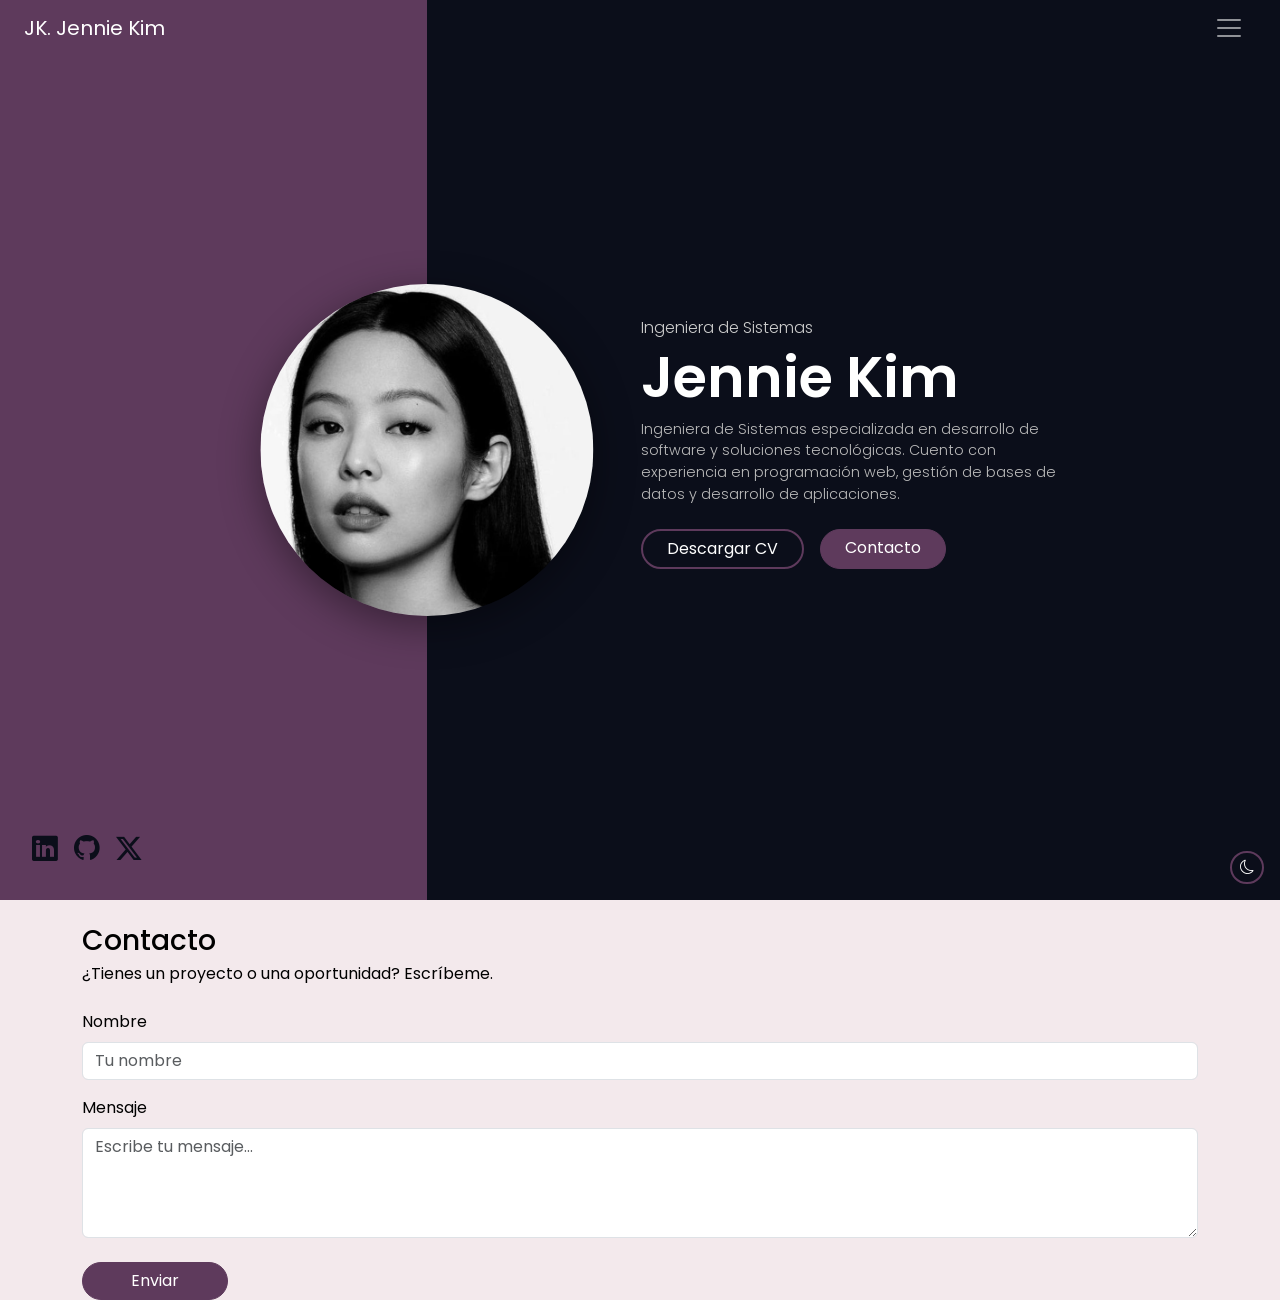
<file: index.html>
<!DOCTYPE html>
<html lang="es">
<head>
  <meta charset="UTF-8">
  <meta name="viewport" content="width=device-width, initial-scale=1.0">
  <title>Portafolio-Profesional</title>
  <link href="https://fonts.googleapis.com/css2?family=Poppins:wght@300;400;600&display=swap" rel="stylesheet">
  <link rel="stylesheet" href="https://cdn.jsdelivr.net/npm/bootstrap-icons@1.11.3/font/bootstrap-icons.min.css">

  <link rel="stylesheet" href="css/bootstrap.min.css">
  <link rel="stylesheet" href="style.css">
</head>
<body>
  <nav class="navbar fixed-top" data-bs-theme="dark">
    <div class="container-fluid px-4">
      <a class="navbar-brand" href="index.html">JK. Jennie Kim</a>

      <button class="navbar-toggler border-0" type="button" data-bs-toggle="offcanvas" data-bs-target="#offcanvasNavbar" aria-controls="offcanvasNavbar" aria-label="Toggle navigation">
        <span class="navbar-toggler-icon"></span>
      </button>
      <div class="offcanvas offcanvas-end" tabindex="-1" id="offcanvasNavbar" aria-labelledby="offcanvasNavbarLabel">
        <div class="offcanvas-header">
          <h5 class="offcanvas-title" id="offcanvasNavbarLabel">Navegación</h5>
          <button type="button" class="btn-close" data-bs-dismiss="offcanvas" aria-label="Close"></button>
        </div>
        <div class="offcanvas-body">
          <ul class="navbar-nav justify-content-end flex-grow-1 pe-3">
            <li class="nav-item"><a class="nav-link active" aria-current="page" href="index.html">Inicio</a></li>
            <li class="nav-item"><a class="nav-link" href="perfil.html">Perfil Personal</a></li>
            <li class="nav-item"><a class="nav-link" href="PerfilProfesional.html">Perfil Profesional</a></li>
            <li class="nav-item dropdown">
              <a class="nav-link dropdown-toggle" href="#" role="button" data-bs-toggle="dropdown" aria-expanded="false">Trayectoria</a>
              <ul class="dropdown-menu">
                <li><a class="dropdown-item" href="Experiencia.html">Experiencia</a></li>
                <li><a class="dropdown-item" href="Formacion.html">Formación</a></li>
                <li><hr class="dropdown-divider"></li>
                <li><a class="dropdown-item" href="Proyectos.html">Proyectos</a></li>
              </ul>
            </li>
            <li class="nav-item"><a class="nav-link" href="referencias-laborales.html">Referencias Laborales</a></li>
          </ul>
        </div>
      </div>
    </div>
  </nav>

  <main>
    <section class="hero">
      <div class="container-fluid px-0 h-100">
        <div class="row g-0 h-100">
          <!-- Columna de la foto -->
          <div class="col-12 col-md-5 col-lg-4 col-foto">
            <img src="imagenes/jennie.jpg" alt="Foto de Jennie Kim" class="foto-perfil">

            <div class="redes">
              <a href="https://www.linkedin.com" aria-label="LinkedIn"><i class="bi bi-linkedin"></i></a>
              <a href="https://www.github.com" aria-label="GitHub"><i class="bi bi-github"></i></a>
              <a href="https://www.twitter.com" aria-label="Twitter"><i class="bi bi-twitter-x"></i></a>
            </div>
          </div>

          <!-- Columna de texto -->
          <div class="col-12 col-md-7 col-lg-8 col-texto">
            <div class="texto-contenido">
              <p class="rol mb-1">Ingeniera de Sistemas</p>
              <h1 class="nombre" id="intro">Jennie Kim</h1>
              <p class="bio">
                Ingeniera de Sistemas especializada en desarrollo de software y soluciones tecnológicas. Cuento con
                experiencia en programación web, gestión de bases de datos y desarrollo de aplicaciones.
              </p>
              <div class="d-flex flex-wrap gap-3 mt-4">
                <a href="#" id="btn-cv" class="btn btn-outline-morado rounded-pill px-4">Descargar CV</a>
                <a href="#contacto" class="btn btn-morado rounded-pill px-4">Contacto</a>
              </div>

              <div id="greeting" class="saludo"></div>
            </div>
          </div>
        </div>
      </div>
    </section>

    <section id="interests" class="container my-4"></section>

    <section id="contacto" class="contacto">
      <div class="container">
        <form id="contact-form" class="contacto-card">
          <h2 class="h3 mb-1">Contacto</h2>
          <p class="contacto-sub mb-4">¿Tienes un proyecto o una oportunidad? Escríbeme.</p>

          <div class="mb-3">
            <label for="name" class="form-label">Nombre</label>
            <input type="text" class="form-control" id="name" name="name" placeholder="Tu nombre" required>
          </div>

          <div class="mb-4">
            <label for="message" class="form-label">Mensaje</label>
            <textarea class="form-control" id="message" name="message" rows="4" placeholder="Escribe tu mensaje..." required></textarea>
          </div>

          <button type="submit" class="btn btn-morado rounded-pill px-5">Enviar</button>
        </form>
      </div>
    </section>
  </main>

  <script src="js/bootstrap.bundle.min.js"></script>
  <script src="index.js"></script>
</body>
</html>
</file>
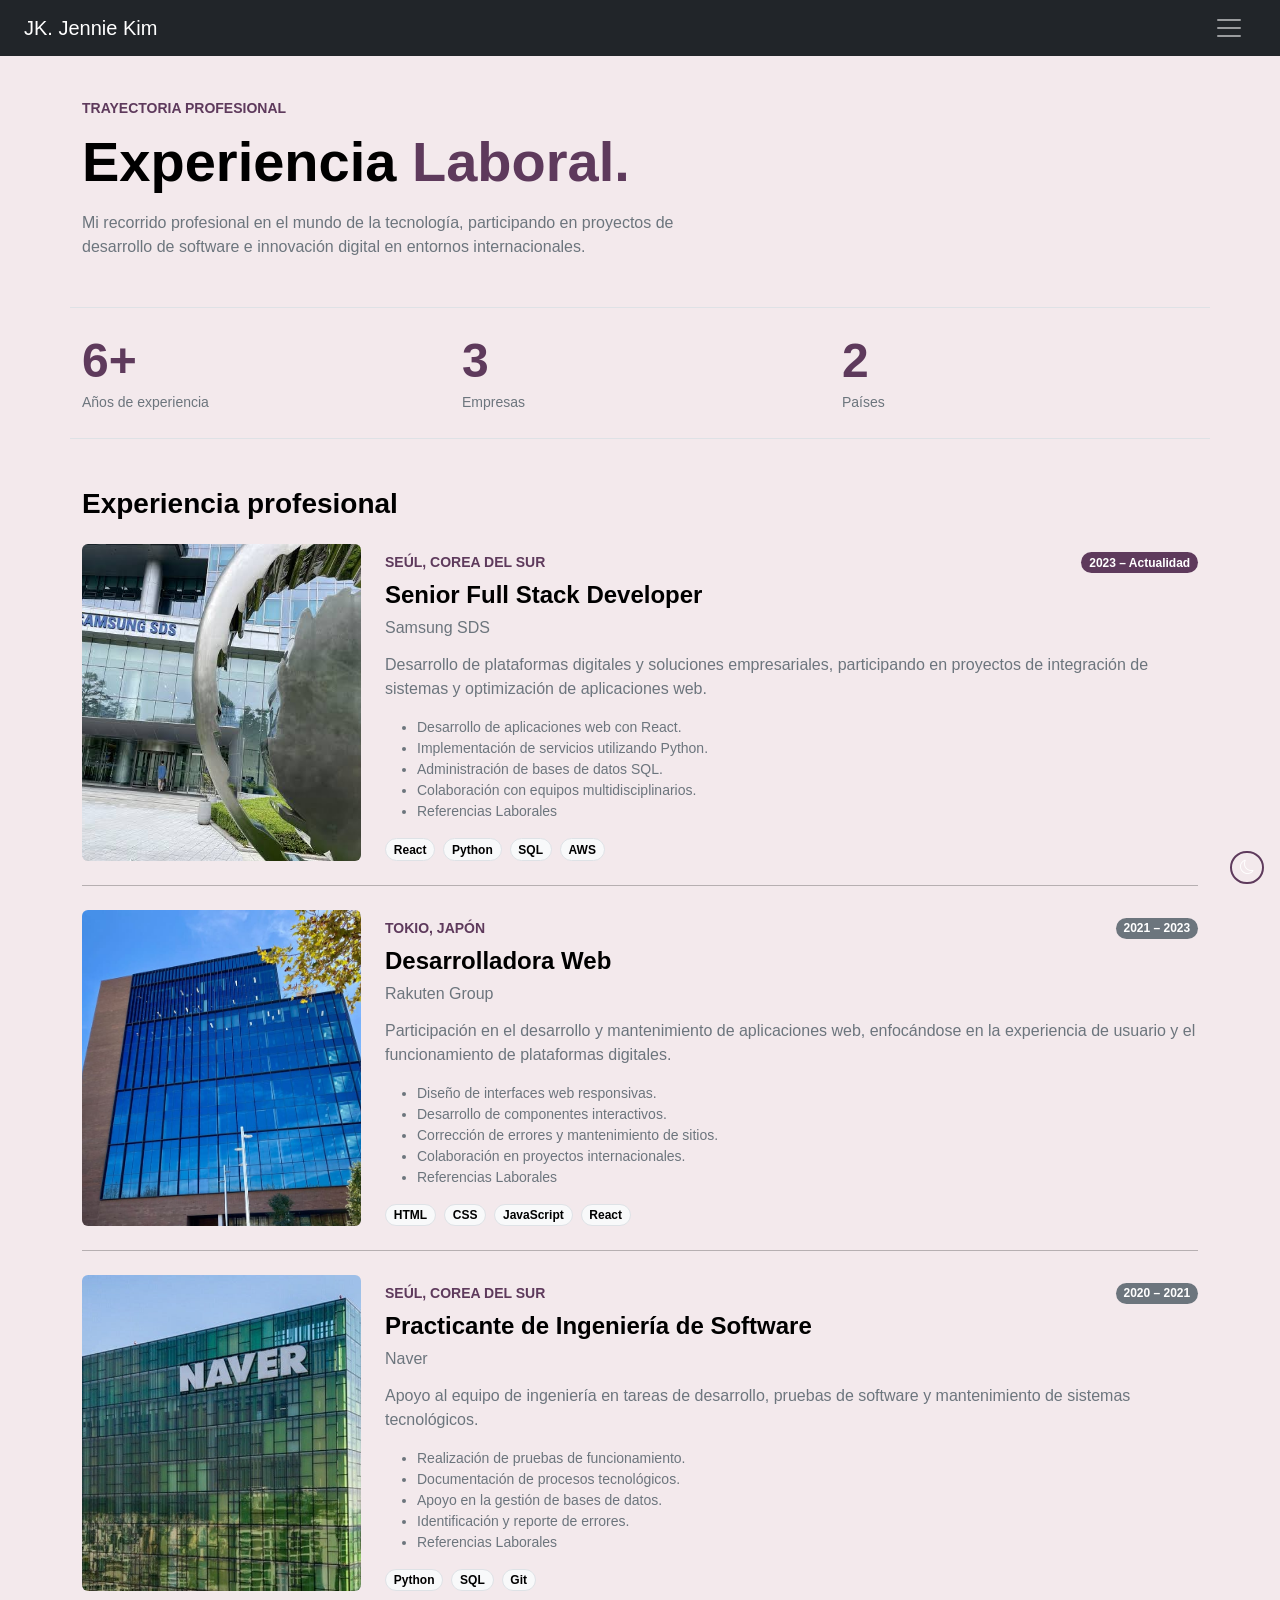
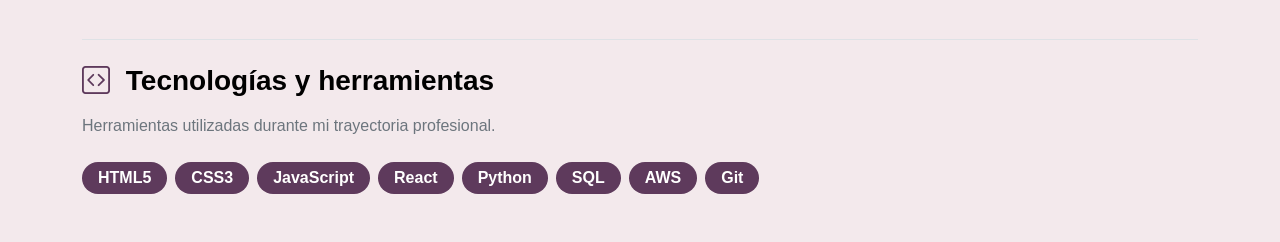
<file: Experiencia.html>
<!DOCTYPE html>
<html lang="es">
<head>
    <meta charset="UTF-8">
    <meta name="viewport" content="width=device-width, initial-scale=1.0">
    <title>Portafolio-Profesional</title>
    <link rel="stylesheet" href="https://cdn.jsdelivr.net/npm/bootstrap-icons@1.11.3/font/bootstrap-icons.min.css">

    <link rel="stylesheet" href="css/bootstrap.min.css">
    <link rel="stylesheet" href="style.css">

<body>
    <nav class="navbar bg-dark fixed-top" data-bs-theme="dark">
  <div class="container-fluid px-4">
    <a class="navbar-brand" href="index.html">JK. Jennie Kim</a>
    <button id="theme-toggle" class="btn btn-outline-morado rounded-pill ms-2">Modo Oscuro</button>
    <button class="navbar-toggler border-0" type="button" data-bs-toggle="offcanvas" data-bs-target="#offcanvasNavbar" aria-controls="offcanvasNavbar" aria-label="Toggle navigation">
      <span class="navbar-toggler-icon"></span>
    </button>
    <div class="offcanvas offcanvas-end" tabindex="-1" id="offcanvasNavbar" aria-labelledby="offcanvasNavbarLabel">
      <div class="offcanvas-header">
        <h5 class="offcanvas-title" id="offcanvasNavbarLabel">Navegación</h5>
        <button type="button" class="btn-close" data-bs-dismiss="offcanvas" aria-label="Close"></button>
      </div>
      <div class="offcanvas-body">
        <ul class="navbar-nav justify-content-end flex-grow-1 pe-3">
          <li class="nav-item"><a class="nav-link" href="index.html">Inicio</a></li>
          <li class="nav-item">
            <a class="nav-link" aria-current="page" href="perfil.html">Perfil Personal</a>
          </li>
          <li class="nav-item"><a class="nav-link active" aria-current="page" href="PerfilProfesional.html">Perfil Profesional</a></li>
          <li class="nav-item dropdown">
            <a class="nav-link dropdown-toggle" href="#" role="button" data-bs-toggle="dropdown" aria-expanded="false">Trayectoria</a>
            <ul class="dropdown-menu">
              <li><a class="dropdown-item" href="Experiencia.html">Experiencia</a></li>
              <li><a class="dropdown-item" href="Formacion.html">Formación</a></li>
              <li><hr class="dropdown-divider"></li>
              <li><a class="dropdown-item" href="Proyectos.html">Proyectos</a></li>
            <li><a class="dropdown-item" href="referencias-laborales.html">Referencias Laborales</a></li>
</ul>
          </li>
        <li><a class="dropdown-item" href="referencias-laborales.html">Referencias Laborales</a></li>
</ul>
      </div>
    </div>
  </div>
</nav>


<main class="container pagina">
    <header class="mb-5">
        <span class="text-morado fw-semibold small text-uppercase">
            Trayectoria profesional
        </span>

        <h1 class="display-4 fw-bold mt-2">
            Experiencia <span class="text-morado">Laboral.</span>
        </h1>

        <p class="text-secondary mt-3" style="max-width: 650px;">
            Mi recorrido profesional en el mundo de la tecnología,
            participando en proyectos de desarrollo de software
            e innovación digital en entornos internacionales.
        </p>
    </header>
    <section class="row py-4 mb-5 border-top border-bottom">

        <div class="col-4">
            <h2 class="display-5 fw-bold text-morado mb-0">6+</h2>
            <span class="small text-secondary">Años de experiencia</span>
        </div>

        <div class="col-4">
            <h2 class="display-5 fw-bold text-morado mb-0">3</h2>
            <span class="small text-secondary">Empresas</span>
        </div>

        <div class="col-4">
            <h2 class="display-5 fw-bold text-morado mb-0">2</h2>
            <span class="small text-secondary">Países</span>
        </div>

    </section>

    <!-- Experiencia profesional -->
    <section class="mb-5">

        <h2 class="h3 fw-bold mb-4">
            Experiencia profesional
        </h2>

        <!-- Empresa 1 -->
        <article class="row g-0 align-items-stretch mb-4">

            <div class="col-md-3">
                <img
                    src="imagenes/empresa1.jpg"
                    class="w-100 h-100 object-fit-cover rounded"
                    alt="Oficinas de Samsung SDS"
                    style="min-height: 220px;"
                >
            </div>

            <div class="col-md-9">
                <div class="ps-md-4 pt-3 pt-md-2">

                    <div class="d-flex flex-wrap justify-content-between gap-2">
                        <span class="text-morado small fw-semibold">
                            SEÚL, COREA DEL SUR
                        </span>

                        <span class="badge rounded-pill bg-morado">
                            2023 – Actualidad
                        </span>
                    </div>

                    <h3 class="h4 fw-bold mt-2">
                        Senior Full Stack Developer
                    </h3>

                    <h4 class="h6 text-secondary mb-3">
                        Samsung SDS
                    </h4>

                    <p class="text-secondary">
                        Desarrollo de plataformas digitales y soluciones
                        empresariales, participando en proyectos de
                        integración de sistemas y optimización de
                        aplicaciones web.
                    </p>

                    <ul class="text-secondary small">
                        <li>Desarrollo de aplicaciones web con React.</li>
                        <li>Implementación de servicios utilizando Python.</li>
                        <li>Administración de bases de datos SQL.</li>
                        <li>Colaboración con equipos multidisciplinarios.</li>
                    <li><a class="dropdown-item" href="referencias-laborales.html">Referencias Laborales</a></li>
</ul>

                    <div class="d-flex flex-wrap gap-2 mt-3">
                        <span class="badge rounded-pill text-bg-light border">React</span>
                        <span class="badge rounded-pill text-bg-light border">Python</span>
                        <span class="badge rounded-pill text-bg-light border">SQL</span>
                        <span class="badge rounded-pill text-bg-light border">AWS</span>
                    </div>

                </div>
            </div>

        </article>

        <hr class="my-4">

        <article class="row g-0 align-items-stretch mb-4">

            <div class="col-md-3">
                <img
                    src="imagenes/empresa2.jpeg"
                    class="w-100 h-100 object-fit-cover rounded"
                    alt="Oficinas de Rakuten"
                    style="min-height: 220px;"
                >
            </div>

            <div class="col-md-9">
                <div class="ps-md-4 pt-3 pt-md-2">

                    <div class="d-flex flex-wrap justify-content-between gap-2">
                        <span class="text-morado small fw-semibold">
                            TOKIO, JAPÓN
                        </span>

                        <span class="badge rounded-pill text-bg-secondary">
                            2021 – 2023
                        </span>
                    </div>

                    <h3 class="h4 fw-bold mt-2">
                        Desarrolladora Web
                    </h3>

                    <h4 class="h6 text-secondary mb-3">
                        Rakuten Group
                    </h4>

                    <p class="text-secondary">
                        Participación en el desarrollo y mantenimiento
                        de aplicaciones web, enfocándose en la experiencia
                        de usuario y el funcionamiento de plataformas
                        digitales.
                    </p>

                    <ul class="text-secondary small">
                        <li>Diseño de interfaces web responsivas.</li>
                        <li>Desarrollo de componentes interactivos.</li>
                        <li>Corrección de errores y mantenimiento de sitios.</li>
                        <li>Colaboración en proyectos internacionales.</li>
                    <li><a class="dropdown-item" href="referencias-laborales.html">Referencias Laborales</a></li>
</ul>

                    <div class="d-flex flex-wrap gap-2 mt-3">
                        <span class="badge rounded-pill text-bg-light border">HTML</span>
                        <span class="badge rounded-pill text-bg-light border">CSS</span>
                        <span class="badge rounded-pill text-bg-light border">JavaScript</span>
                        <span class="badge rounded-pill text-bg-light border">React</span>
                    </div>

                </div>
            </div>

        </article>

        <hr class="my-4">

        <!-- Empresa 3 -->
        <article class="row g-0 align-items-stretch">

            <div class="col-md-3">
                <img
                    src="imagenes/empresa3.jpg"
                    class="w-100 h-100 object-fit-cover rounded"
                    alt="Oficinas de Naver"
                    style="min-height: 220px;"
                >
            </div>

            <div class="col-md-9">
                <div class="ps-md-4 pt-3 pt-md-2">

                    <div class="d-flex flex-wrap justify-content-between gap-2">
                        <span class="text-morado small fw-semibold">
                            SEÚL, COREA DEL SUR
                        </span>

                        <span class="badge rounded-pill text-bg-secondary">
                            2020 – 2021
                        </span>
                    </div>

                    <h3 class="h4 fw-bold mt-2">
                        Practicante de Ingeniería de Software
                    </h3>

                    <h4 class="h6 text-secondary mb-3">
                        Naver
                    </h4>

                    <p class="text-secondary">
                        Apoyo al equipo de ingeniería en tareas de
                        desarrollo, pruebas de software y mantenimiento
                        de sistemas tecnológicos.
                    </p>

                    <ul class="text-secondary small">
                        <li>Realización de pruebas de funcionamiento.</li>
                        <li>Documentación de procesos tecnológicos.</li>
                        <li>Apoyo en la gestión de bases de datos.</li>
                        <li>Identificación y reporte de errores.</li>
                    <li><a class="dropdown-item" href="referencias-laborales.html">Referencias Laborales</a></li>
</ul>

                    <div class="d-flex flex-wrap gap-2 mt-3">
                        <span class="badge rounded-pill text-bg-light border">Python</span>
                        <span class="badge rounded-pill text-bg-light border">SQL</span>
                        <span class="badge rounded-pill text-bg-light border">Git</span>
                    </div>

                </div>
            </div>

        </article>

    </section>

    <section class="border-top pt-4">

        <h2 class="h3 fw-bold mb-3">
            <i class="bi bi-code-square text-morado me-2"></i>
            Tecnologías y herramientas
        </h2>

        <p class="text-secondary mb-4">
            Herramientas utilizadas durante mi trayectoria profesional.
        </p>

        <div class="d-flex flex-wrap gap-2">

            <span class="badge rounded-pill bg-morado px-3 py-2 fs-6">HTML5</span>
            <span class="badge rounded-pill bg-morado px-3 py-2 fs-6">CSS3</span>
            <span class="badge rounded-pill bg-morado px-3 py-2 fs-6">JavaScript</span>
            <span class="badge rounded-pill bg-morado px-3 py-2 fs-6">React</span>
            <span class="badge rounded-pill bg-morado px-3 py-2 fs-6">Python</span>
            <span class="badge rounded-pill bg-morado px-3 py-2 fs-6">SQL</span>
            <span class="badge rounded-pill bg-morado px-3 py-2 fs-6">AWS</span>
            <span class="badge rounded-pill bg-morado px-3 py-2 fs-6">Git</span>

        </div>
    </section>
</main>
    <script src="js/bootstrap.bundle.min.js"></script>
    <script src="index.js"></script>
</body>
</head>
</file>
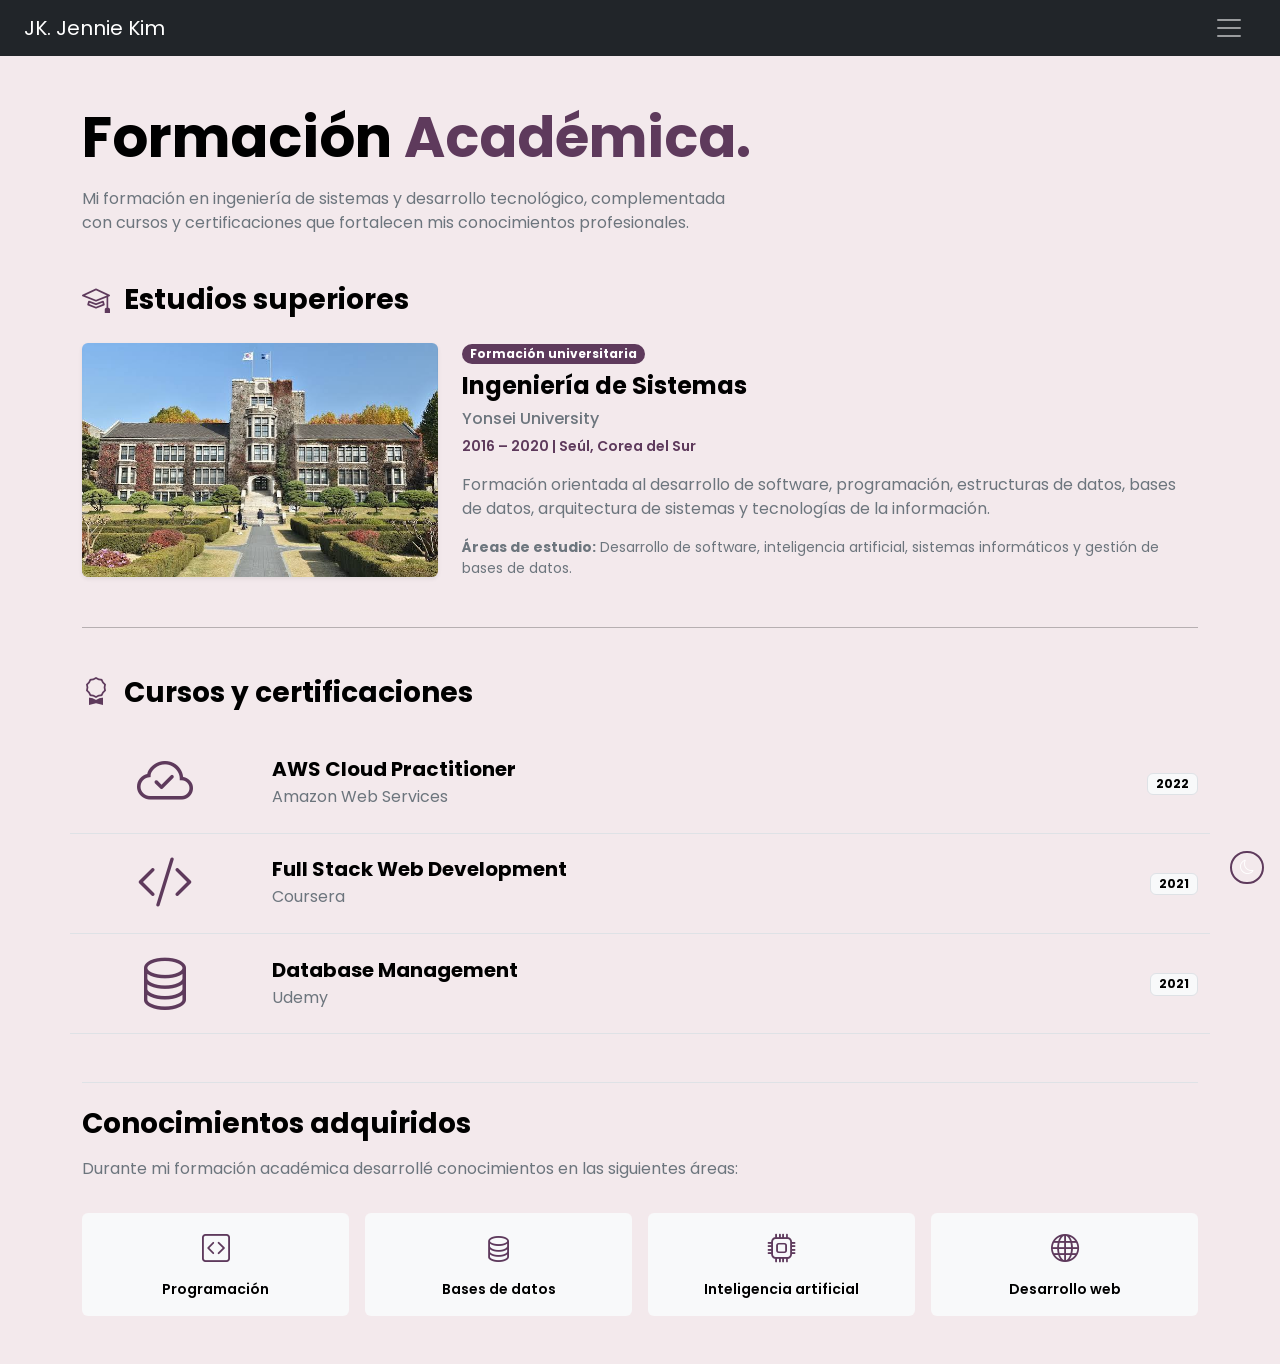
<file: Formacion.html>
<!DOCTYPE html>
<html lang="es">
<head>
    <meta charset="UTF-8">
    <meta name="viewport" content="width=device-width, initial-scale=1.0">
    <title>Portafolio-Profesional</title>
    <link href="https://fonts.googleapis.com/css2?family=Poppins:wght@300;400;600&display=swap" rel="stylesheet">
    <link rel="stylesheet" href="https://cdn.jsdelivr.net/npm/bootstrap-icons@1.11.3/font/bootstrap-icons.min.css">

    <link rel="stylesheet" href="css/bootstrap.min.css">
    <link rel="stylesheet" href="style.css">
</head>

<body>
    <nav class="navbar bg-dark fixed-top" data-bs-theme="dark">
  <div class="container-fluid px-4">
    <a class="navbar-brand" href="index.html">JK. Jennie Kim</a>
    <button id="theme-toggle" class="btn btn-outline-morado rounded-pill ms-2">Modo Oscuro</button>
    <button class="navbar-toggler border-0" type="button" data-bs-toggle="offcanvas" data-bs-target="#offcanvasNavbar" aria-controls="offcanvasNavbar" aria-label="Toggle navigation">
      <span class="navbar-toggler-icon"></span>
    </button>
    <div class="offcanvas offcanvas-end" tabindex="-1" id="offcanvasNavbar" aria-labelledby="offcanvasNavbarLabel">
      <div class="offcanvas-header">
        <h5 class="offcanvas-title" id="offcanvasNavbarLabel">Navegación</h5>
        <button type="button" class="btn-close" data-bs-dismiss="offcanvas" aria-label="Close"></button>
      </div>
      <div class="offcanvas-body">
        <ul class="navbar-nav justify-content-end flex-grow-1 pe-3">
          <li class="nav-item"><a class="nav-link" href="index.html">Inicio</a></li>
          <li class="nav-item">
            <a class="nav-link" aria-current="page" href="perfil.html">Perfil Personal</a>
          </li>
          <li class="nav-item"><a class="nav-link active" aria-current="page" href="PerfilProfesional.html">Perfil Profesional</a></li>
          <li class="nav-item dropdown">
            <a class="nav-link dropdown-toggle" href="#" role="button" data-bs-toggle="dropdown" aria-expanded="false">Trayectoria</a>
            <ul class="dropdown-menu">
              <li><a class="dropdown-item" href="Experiencia.html">Experiencia</a></li>
              <li><a class="dropdown-item" href="Formacion.html">Formación</a></li>
              <li><hr class="dropdown-divider"></li>
              <li><a class="dropdown-item" href="Proyectos.html">Proyectos</a></li>
            </ul>
          </li>
          <li class="nav-item">
            <a class="nav-link" href="referencias-laborales.html">Referencias Laborales</a>
          </li>
        </ul>
      </div>
    </div>
  </div>
</nav>
<main class="container pagina">
    <header class="mb-5">
        <h1 class="display-4 fw-bold mt-2">
            Formación <span class="text-morado">Académica.</span>
        </h1>

        <p class="text-secondary mt-3" style="max-width: 650px;">
            Mi formación en ingeniería de sistemas y desarrollo
            tecnológico, complementada con cursos y certificaciones
            que fortalecen mis conocimientos profesionales.
        </p>
    </header>

    <section class="mb-5">

        <h2 class="h3 fw-bold mb-4">
            <i class="bi bi-mortarboard text-morado me-2"></i>
            Estudios superiores
        </h2>

        <div class="row align-items-center g-4">

            <div class="col-md-4">
                <img
                    src="imagenes/yonsei.jpg"
                    alt="Universidad Yonsei"
                    class="img-fluid rounded shadow-sm"
                >
            </div>

            <div class="col-md-8">

                <span class="badge rounded-pill bg-morado mb-2">
                    Formación universitaria
                </span>

                <h3 class="h4 fw-bold">
                    Ingeniería de Sistemas
                </h3>

                <h4 class="h6 text-secondary">
                    Yonsei University
                </h4>

                <p class="small text-morado fw-semibold">
                    2016 – 2020 | Seúl, Corea del Sur
                </p>

                <p class="text-secondary">
                    Formación orientada al desarrollo de software,
                    programación, estructuras de datos, bases de datos,
                    arquitectura de sistemas y tecnologías de la información.
                </p>

                <p class="text-secondary small mb-0">
                    <strong>Áreas de estudio:</strong>
                    Desarrollo de software, inteligencia artificial,
                    sistemas informáticos y gestión de bases de datos.
                </p>
            </div>
        </div>
    </section>

    <hr class="my-5">

    <section class="mb-5">

        <h2 class="h3 fw-bold mb-4">
            <i class="bi bi-award text-morado me-2"></i>
            Cursos y certificaciones
        </h2>

        <div class="row align-items-center py-3 border-bottom">
            <div class="col-md-2 text-center">
                <i class="bi bi-cloud-check display-4 text-morado"></i>
            </div>

            <div class="col-md-7">
                <h3 class="h5 fw-bold mb-1">
                    AWS Cloud Practitioner
                </h3>

                <p class="text-secondary mb-0">
                    Amazon Web Services
                </p>
            </div>

            <div class="col-md-3 text-md-end">
                <span class="badge text-bg-light border">
                    2022
                </span>
            </div>

        </div>

        <div class="row align-items-center py-3 border-bottom">

            <div class="col-md-2 text-center">
                <i class="bi bi-code-slash display-4 text-morado"></i>
            </div>

            <div class="col-md-7">
                <h3 class="h5 fw-bold mb-1">
                    Full Stack Web Development
                </h3>

                <p class="text-secondary mb-0">
                    Coursera
                </p>
            </div>

            <div class="col-md-3 text-md-end">
                <span class="badge text-bg-light border">
                    2021
                </span>
            </div>
        </div>

        <div class="row align-items-center py-3 border-bottom">

            <div class="col-md-2 text-center">
                <i class="bi bi-database display-4 text-morado"></i>
            </div>

            <div class="col-md-7">
                <h3 class="h5 fw-bold mb-1">
                    Database Management
                </h3>

                <p class="text-secondary mb-0">
                    Udemy
                </p>
            </div>

            <div class="col-md-3 text-md-end">
                <span class="badge text-bg-light border">
                    2021
                </span>
            </div>
        </div>
    </section>
    <section class="border-top pt-4">

        <h2 class="h3 fw-bold mb-3">
            Conocimientos adquiridos
        </h2>

        <p class="text-secondary">
            Durante mi formación académica desarrollé conocimientos
            en las siguientes áreas:
        </p>

        <div class="row g-3 mt-2">

            <div class="col-6 col-md-3">
                <div class="p-3 bg-light rounded text-center">
                    <i class="bi bi-code-square text-morado fs-3"></i>
                    <p class="fw-semibold small mb-0 mt-2">
                        Programación
                    </p>
                </div>
            </div>

            <div class="col-6 col-md-3">
                <div class="p-3 bg-light rounded text-center">
                    <i class="bi bi-database text-morado fs-3"></i>
                    <p class="fw-semibold small mb-0 mt-2">
                        Bases de datos
                    </p>
                </div>
            </div>

            <div class="col-6 col-md-3">
                <div class="p-3 bg-light rounded text-center">
                    <i class="bi bi-cpu text-morado fs-3"></i>
                    <p class="fw-semibold small mb-0 mt-2">
                        Inteligencia artificial
                    </p>
                </div>
            </div>

            <div class="col-6 col-md-3">
                <div class="p-3 bg-light rounded text-center">
                    <i class="bi bi-globe text-morado fs-3"></i>
                    <p class="fw-semibold small mb-0 mt-2">
                        Desarrollo web
                    </p>
                </div>
            </div>

        </div>

    </section>

</main>
    <script src="js/bootstrap.bundle.min.js"></script>
    <Script src="index.js"></Script>
</body>
</html>
</file>
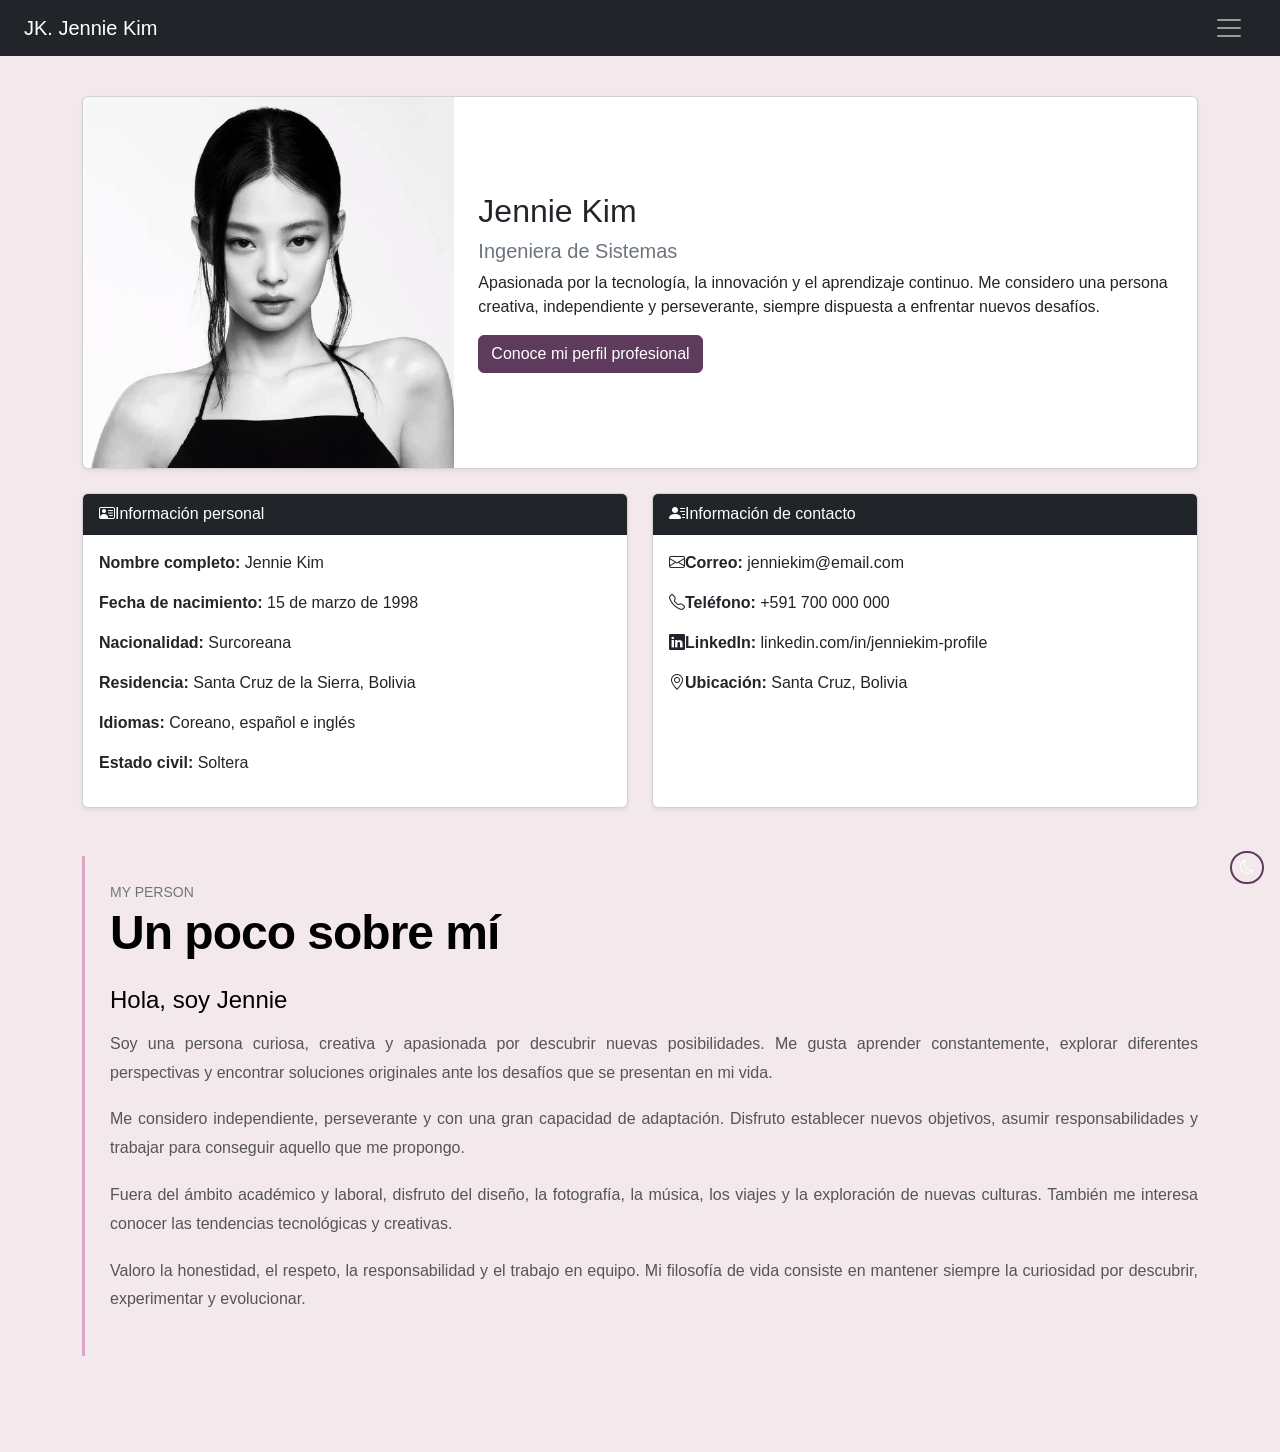
<file: perfil.html>
<!DOCTYPE html>
<html lang="es">
<head>
    <meta charset="UTF-8">
    <meta name="viewport" content="width=device-width, initial-scale=1.0">
    <title>Portafolio Profesional</title>
    <link rel="stylesheet" href="https://cdn.jsdelivr.net/npm/bootstrap-icons@1.11.3/font/bootstrap-icons.min.css">

    <link rel="stylesheet" href="css/bootstrap.min.css">
    <link rel="stylesheet" href="style.css">
</head>
<body>
<nav class="navbar bg-dark fixed-top" data-bs-theme="dark">
  <div class="container-fluid px-4">
    <a class="navbar-brand" href="index.html">JK. Jennie Kim</a>
    <button id="theme-toggle" class="btn btn-outline-morado rounded-pill ms-2">Modo Oscuro</button>
    <button class="navbar-toggler border-0" type="button" data-bs-toggle="offcanvas" data-bs-target="#offcanvasNavbar" aria-controls="offcanvasNavbar" aria-label="Toggle navigation">
      <span class="navbar-toggler-icon"></span>
    </button>
    <div class="offcanvas offcanvas-end" tabindex="-1" id="offcanvasNavbar" aria-labelledby="offcanvasNavbarLabel">
      <div class="offcanvas-header">
        <h5 class="offcanvas-title" id="offcanvasNavbarLabel">Navegación</h5>
        <button type="button" class="btn-close" data-bs-dismiss="offcanvas" aria-label="Close"></button>
      </div>
      <div class="offcanvas-body">
        <ul class="navbar-nav justify-content-end flex-grow-1 pe-3">
          <li class="nav-item"><a class="nav-link" href="index.html">Inicio</a></li>
          <li class="nav-item">
            <a class="nav-link" aria-current="page" href="perfil.html">Perfil Personal</a>
          </li>
          <li class="nav-item"><a class="nav-link" href="PerfilProfesional.html">Perfil Profesional</a></li>
          <li class="nav-item dropdown">
            <a class="nav-link dropdown-toggle" href="#" role="button" data-bs-toggle="dropdown" aria-expanded="false">Trayectoria</a>
            <ul class="dropdown-menu">
              <li><a class="dropdown-item" href="Experiencia.html">Experiencia</a></li>
              <li><a class="dropdown-item" href="Formacion.html">Formación</a></li>
              <li><hr class="dropdown-divider"></li>
              <li><a class="dropdown-item" href="Proyectos.html">Proyectos</a></li>
            </ul>
          </li>
          <li class="nav-item"><a class="nav-link" href="referencias-laborales.html">Referencias Laborales</a></li>
        </ul>
      </div>
    </div>
  </div>
</nav>

<!--Card para perfil-->

<main class="container pagina">
  <div class="card mb-4 shadow-sm">
    <div class="row g-0 align-items-center">
      <div class="col-md-4">
        <img src="imagenes/JenniePerfil.jpg"class="img-fluid rounded-start" alt="Fotografía de Jennie Kim">
      </div>
      <div class="col-md-8">
        <div class="card-body p-4">
          <h2 class="card-title">Jennie Kim</h2>
          <h5 class="text-secondary">Ingeniera de Sistemas</h5>
          <p class="card-text"> Apasionada por la tecnología, la innovación y el aprendizaje continuo. Me considero una persona creativa, independiente y perseverante, siempre dispuesta a enfrentar nuevos desafíos.
          </p>

          <a href="PerfilProfesional.html"class="btn btn-morado">Conoce mi perfil profesional</a>
        </div>
      </div>
    </div>
  </div>
    
  <div class="row g-4 mb-4">
    <div class="col-md-6">
        <div class="card h-100 shadow-sm">
            <div class="card-header bg-dark text-white"><i class="bi bi-person-vcard"></i>Información personal</div>
            <div class="card-body">
              <p><strong>Nombre completo:</strong> Jennie Kim</p>
              <p><strong>Fecha de nacimiento:</strong> 15 de marzo de 1998</p>
              <p><strong>Nacionalidad:</strong> Surcoreana</p>
              <p><strong>Residencia:</strong> Santa Cruz de la Sierra, Bolivia</p>
              <p><strong>Idiomas:</strong> Coreano, español e inglés</p>
              <p><strong>Estado civil:</strong> Soltera</p>
            </div>
        </div>
    </div>

    <div class="col-md-6">
      <div class="card h-100 shadow-sm">
        <div class="card-header bg-dark text-white"><i class="bi bi-person-lines-fill"></i>Información de contacto</div>
          <div class="card-body">
            <p><i class="bi bi-envelope"></i><strong>Correo:</strong> jenniekim@email.com</p>
            <p><i class="bi bi-telephone"></i><strong>Teléfono:</strong> +591 700 000 000</p>
            <p><i class="bi bi-linkedin"></i><strong>LinkedIn:</strong> linkedin.com/in/jenniekim-profile</p>
            <p><i class="bi bi-geo-alt"></i><strong>Ubicación:</strong> Santa Cruz, Bolivia</p>
        </div>
      </div>
    </div>
  </div>
  
<section class="sobre-mi my-5 py-4">
  <div class="mb-4">
    <span class="text-secondary small">MY PERSON</span>
    <h2 class="display-5 fw-semibold">Un poco sobre mí</h2>
  </div>
    <h4>Hola, soy Jennie</h4>
    <p>Soy una persona curiosa, creativa y apasionada por descubrir nuevas posibilidades. Me gusta aprender constantemente, explorar diferentes perspectivas y encontrar soluciones originales ante los desafíos que se presentan en mi vida.
    </p>
    <p>
        Me considero independiente, perseverante y con una gran capacidad de adaptación. Disfruto establecer nuevos objetivos, asumir responsabilidades y trabajar para conseguir aquello que me propongo.
    </p>
    <p>
        Fuera del ámbito académico y laboral, disfruto del diseño, la fotografía, la música, los viajes y la exploración de nuevas culturas. También me interesa conocer las tendencias tecnológicas y creativas.
    </p>
    <p>
        Valoro la honestidad, el respeto, la responsabilidad y el trabajo en equipo. Mi filosofía de vida consiste en mantener siempre la curiosidad por descubrir, experimentar y evolucionar.
    </p>
</section>
</main>
    <script src="js/bootstrap.bundle.min.js"></script>
    <Script src="index.js"></Script>
</body>
</html>
</file>
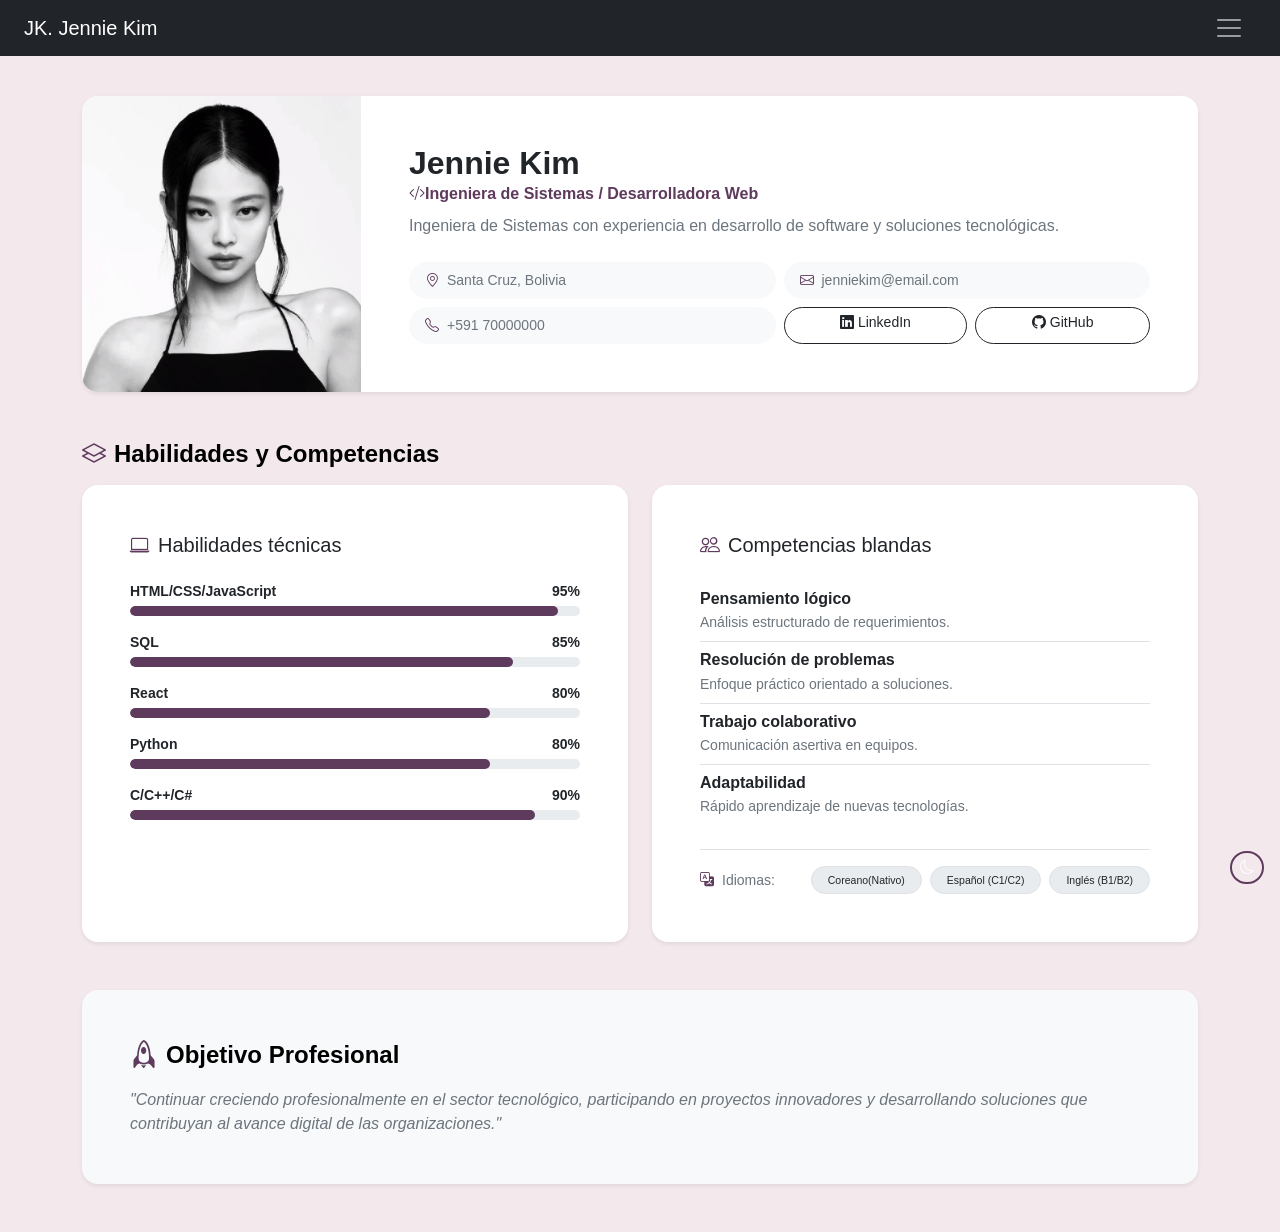
<file: PerfilProfesional.html>
<!DOCTYPE html>
<html lang="es">
<head>
    <meta charset="UTF-8">
    <meta name="viewport" content="width=device-width, initial-scale=1.0">
    <title>Portafolio - Perfil Profesional</title>
    <link rel="stylesheet" href="https://cdn.jsdelivr.net/npm/bootstrap-icons@1.11.3/font/bootstrap-icons.min.css">
    <link rel="stylesheet" href="css/bootstrap.min.css">
    <link rel="stylesheet" href="style.css">
</head>
<body>
<nav class="navbar bg-dark fixed-top" data-bs-theme="dark">
  <div class="container-fluid px-4">
    
    <a class="navbar-brand" href="index.html">JK. Jennie Kim</a>
    <button id="theme-toggle" class="btn btn-outline-morado rounded-pill ms-2">Modo Oscuro</button>
    <button class="navbar-toggler border-0" type="button" data-bs-toggle="offcanvas" data-bs-target="#offcanvasNavbar" aria-controls="offcanvasNavbar" aria-label="Toggle navigation"><span class="navbar-toggler-icon"></span>
    </button>
    
    <div class="offcanvas offcanvas-end" tabindex="-1" id="offcanvasNavbar" aria-labelledby="offcanvasNavbarLabel">  
        <div class="offcanvas-header">
        <h5 class="offcanvas-title" id="offcanvasNavbarLabel">Navegación</h5>
        <button type="button" class="btn-close" data-bs-dismiss="offcanvas" aria-label="Close"></button>
        </div>
    
      <div class="offcanvas-body">
        <ul class="navbar-nav justify-content-end flex-grow-1 pe-3">
          <li class="nav-item"><a class="nav-link" href="index.html">Inicio</a></li>
          
          <li class="nav-item"><a class="nav-link" aria-current="page" href="perfil.html">Perfil Personal</a></li>
          
          <li class="nav-item"><a class="nav-link active" aria-current="page" href="PerfilProfesional.html">Perfil Profesional</a></li>
          
          <li class="nav-item dropdown"><a class="nav-link dropdown-toggle" href="#" role="button" data-bs-toggle="dropdown" aria-expanded="false">Trayectoria</a>
            <ul class="dropdown-menu">
              <li><a class="dropdown-item" href="Experiencia.html">Experiencia</a></li>
              <li><a class="dropdown-item" href="Formacion.html">Formación</a></li>
              <li><hr class="dropdown-divider"></li>
              <li><a class="dropdown-item" href="Proyectos.html">Proyectos</a></li>
            </ul>
          </li>
          <li class="nav-item">
            <a class="nav-link" href="referencias-laborales.html">Referencias Laborales</a>
          </li>
        </ul>
      </div>
    </div>
  </div>
</nav>

<main class="container pagina py-5 mt-5">
    <section class="card shadow-sm border-0 mb-5 overflow-hidden rounded-4">
        <div class="row g-0">
            <div class="col-md-3">
                <img src="imagenes/JenniePerfil.jpg" class="w-100 h-100 object-fit-cover" alt="Foto de Jennie Kim" style="min-height: 260px; object-position: top;">
            </div>

            <div class="col-md-9 d-flex align-items-center">
                <div class="card-body p-4 p-lg-5">
                    <div class="d-flex flex-wrap align-items-center gap-2mb-1"><h1 class="h2 fw-bold mb-0">Jennie Kim</h1></div>
                    <p class="text-morado fw-semibold mb-2"><i class="bi bi-code-slash"></i>Ingeniera de Sistemas / Desarrolladora Web</p>
                    <p class="text-secondary">
                    Ingeniera de Sistemas con experiencia en desarrollo de software y soluciones tecnológicas.
                    </p>

                    <div class="row row-cols-1 row-cols-md-2 g-2 mt-3">
                        <div class="col">
                            <div class="bg-body-tertiary rounded-pill px-3 py-2 text-secondary small"><i class="bi bi-geo-alt text-morado me-2"></i>Santa Cruz, Bolivia</div>
                        </div>

                        <div class="col">
                            <div class="bg-body-tertiary rounded-pill px-3 py-2 text-secondary small"><i class="bi bi-envelope text-morado me-2"></i>jenniekim@email.com</div>
                        </div>

                        <div class="col">
                            <div class="bg-body-tertiary rounded-pill px-3 py-2 text-secondary small"><i class="bi bi-telephone text-morado me-2"></i>+591 70000000
                            </div>
                        </div>

                        <div class="col d-flex gap-2">
                            <a href="https://www.linkedin.com" class="btn btn-outline-dark btn-sm rounded-pill flex-fill"><i class="bi bi-linkedin"></i> LinkedIn
                            </a>

                            <a href="https://www.github.com" class="btn btn-outline-dark btn-sm rounded-pill flex-fill"><i class="bi bi-github"></i> GitHub
                            </a>
                        </div>
                    </div>
                </div>
            </div>
        </div>
    </section>

    <h2 class="h4 fw-bold mb-3"><i class="bi bi-layers text-morado me-2"></i>Habilidades y Competencias </h2>

    <div class="row g-4 mb-5">
        <div class="col-lg-6">
            <div class="card shadow-sm border-0 h-100 rounded-4">
                <div class="card-body p-4 p-lg-5">
                    <h3 class="h5 mb-4"><i class="bi bi-laptop text-morado me-2"></i>Habilidades técnicas</h3>

                    <div class="mb-3">
                        <div class="d-flex justify-content-between small fw-semibold mb-1"><span>HTML/CSS/JavaScript</span><span>95%</span></div>

                        <div class="progress rounded-pill bg-body-secondary" role="progressbar" aria-label="HTML CSS JavaScript" aria-valuenow="95" aria-valuemin="0" aria-valuemax="100" style="height: 10px;">
                            <div class="progress-bar bg-morado rounded-pill" style="width: 95%"></div>
                        </div>
                    </div>

                    <div class="mb-3">
                        <div class="d-flex justify-content-between small fw-semibold mb-1"><span>SQL</span><span>85%</span>
                        </div>
                        <div class="progress rounded-pill bg-body-secondary" role="progressbar" aria-label="SQL" aria-valuenow="85" aria-valuemin="0" aria-valuemax="100" style="height: 10px;">
                            <div class="progress-bar bg-morado rounded-pill" style="width: 85%"></div>
                        </div>
                    </div>

                    <div class="mb-3">
                        <div class="d-flex justify-content-between small fw-semibold mb-1"><span>React</span><span>80%</span>
                        </div>
                        <div class="progress rounded-pill bg-body-secondary" role="progressbar" aria-label="React" aria-valuenow="80" aria-valuemin="0" aria-valuemax="100" style="height: 10px;">
                            <div class="progress-bar bg-morado rounded-pill" style="width: 80%"></div>
                        </div>
                    </div>

                    <div class="mb-3">
                        <div class="d-flex justify-content-between small fw-semibold mb-1"><span>Python</span><span>80%</span>
                        </div>
                        <div class="progress rounded-pill bg-body-secondary" role="progressbar" aria-label="Python" aria-valuenow="80" aria-valuemin="0" aria-valuemax="100" style="height: 10px;">
                            <div class="progress-bar bg-morado rounded-pill" style="width: 80%"></div>
                        </div>
                    </div>

                    <div class="mb-3">
                        <div class="d-flex justify-content-between small fw-semibold mb-1"><span>C/C++/C#</span><span>90%</span>
                        </div>
                        <div class="progress rounded-pill bg-body-secondary" role="progressbar" aria-label="C C++ C#" aria-valuenow="90" aria-valuemin="0" aria-valuemax="100" style="height: 10px;">
                            <div class="progress-bar bg-morado rounded-pill" style="width: 90%"></div>
                        </div>
                    </div>
                </div>
            </div>
        </div>

        <div class="col-lg-6">
            <div class="card shadow-sm border-0 h-100 rounded-4">
                <div class="card-body p-4 p-lg-5 d-flex flex-column justify-content-between">
                    <div><h3 class="h5 mb-4"><i class="bi bi-people text-morado me-2"></i>Competencias blandas</h3>

                        <div class="list-group list-group-flush">
                            <div class="list-group-item px-0 bg-transparent">
                                <h4 class="h6 mb-1 fw-bold">Pensamiento lógico</h4>
                                <p class="small text-secondary mb-0">Análisis estructurado de requerimientos.</p>
                            </div>

                            <div class="list-group-item px-0 bg-transparent">
                                <h4 class="h6 mb-1 fw-bold">Resolución de problemas</h4>
                                <p class="small text-secondary mb-0">Enfoque práctico orientado a soluciones.</p>
                            </div>

                            <div class="list-group-item px-0 bg-transparent">
                                <h4 class="h6 mb-1 fw-bold">Trabajo colaborativo</h4>
                                <p class="small text-secondary mb-0">Comunicación asertiva en equipos.</p>
                            </div>

                            <div class="list-group-item px-0 bg-transparent">
                                <h4 class="h6 mb-1 fw-bold">Adaptabilidad</h4>
                                <p class="small text-secondary mb-0">Rápido aprendizaje de nuevas tecnologías.</p>
                            </div>
                        </div>
                    </div>

                    <div class="pt-3 mt-4 border-top d-flex flex-wrap align-items-center justify-content-between gap-2 small text-secondary">
                        <span class="d-flex align-items-center gap-2"><i class="bi bi-translate text-morado"></i>Idiomas:</span>

                        <div class="d-flex flex-wrap gap-2">
                            <span class="badge bg-body-secondary text-dark border fw-normal rounded-pill px-3 py-2">Coreano(Nativo)</span>
                            <span class="badge bg-body-secondary text-dark border fw-normal rounded-pill px-3 py-2">Español (C1/C2)</span>
                            <span class="badge bg-body-secondary text-dark border fw-normal rounded-pill px-3 py-2">Inglés (B1/B2)</span>
                        </div>
                    </div>
                </div>
            </div>
        </div>
    </div>

    <div class="bg-body-tertiary border-0 rounded-4 p-4 p-lg-5 shadow-sm">
        <h2 class="h4 fw-bold mb-3 d-flex align-items-center"><i class="bi bi-rocket text-morado me-2 fs-3"></i>Objetivo Profesional</h2>
        <p class="text-secondary fs-6 mb-0 fst-italic">
            "Continuar creciendo profesionalmente en el sector tecnológico, participando en proyectos innovadores y desarrollando soluciones que contribuyan al avance digital de las organizaciones."
        </p>
    </div>
</main>
    <script src="js/bootstrap.bundle.min.js"></script>
    <script src="index.js"></script>
</body>
</html>
</file>
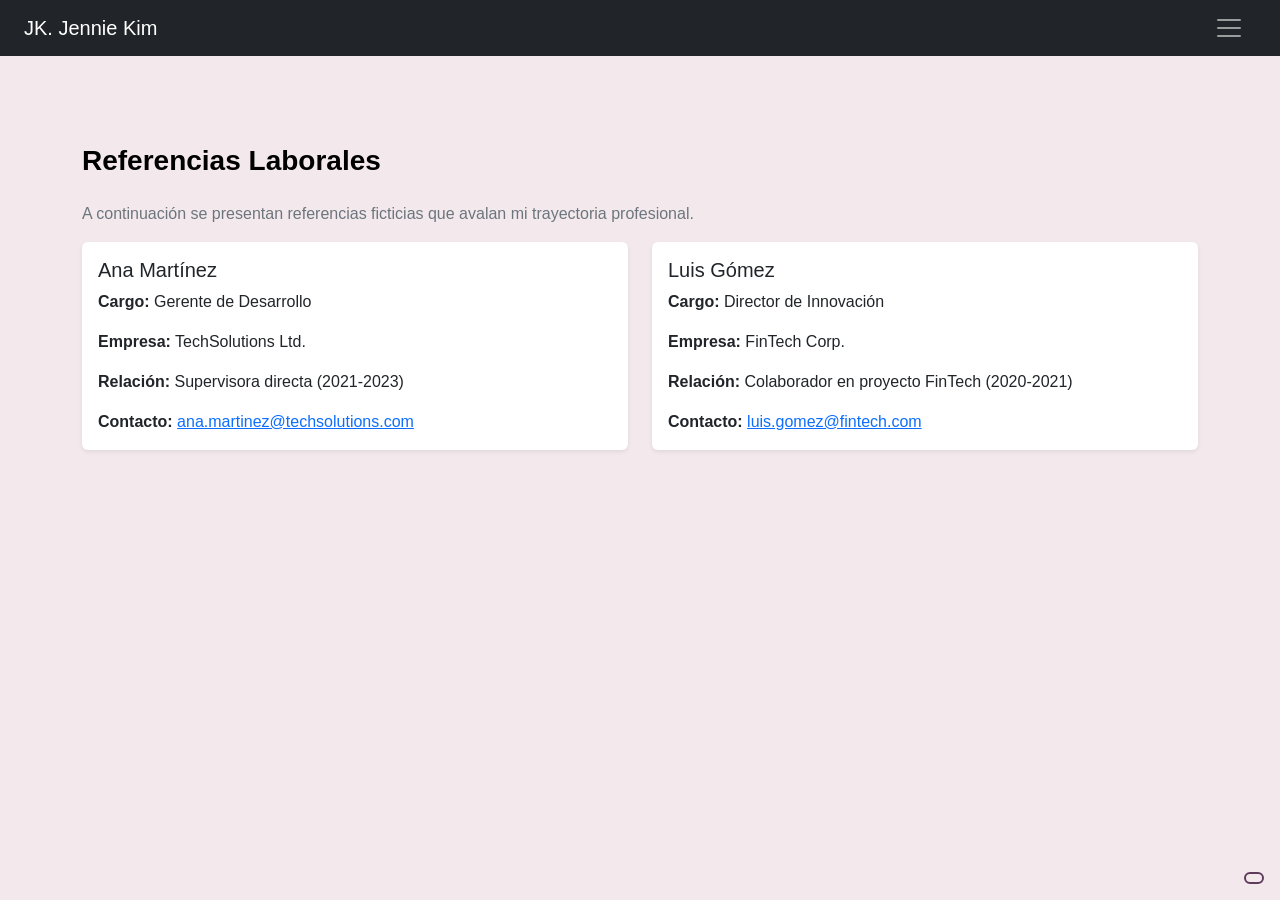
<file: referencias-laborales.html>
<!DOCTYPE html>
<html lang="es">
<head>
    <meta charset="UTF-8">
    <meta name="viewport" content="width=device-width, initial-scale=1.0">
    <title>Referencias Laborales</title>
    <link href="https://cdn.jsdelivr.net/npm/bootstrap@5.3.0/dist/css/bootstrap.min.css" rel="stylesheet">
    <link rel="stylesheet" href="style.css">
</head>
<body>
<nav class="navbar bg-dark fixed-top" data-bs-theme="dark">
  <div class="container-fluid px-4">
    <a class="navbar-brand" href="index.html">JK. Jennie Kim</a>
    <button id="theme-toggle" class="btn btn-outline-morado rounded-pill ms-2">Modo Oscuro</button>
    <button class="navbar-toggler border-0" type="button" data-bs-toggle="offcanvas" data-bs-target="#offcanvasNavbar" aria-controls="offcanvasNavbar" aria-label="Toggle navigation">
      <span class="navbar-toggler-icon"></span>
    </button>
    <div class="offcanvas offcanvas-end" tabindex="-1" id="offcanvasNavbar" aria-labelledby="offcanvasNavbarLabel">
      <div class="offcanvas-header">
        <h5 class="offcanvas-title" id="offcanvasNavbarLabel">Navegación</h5>
        <button type="button" class="btn-close" data-bs-dismiss="offcanvas" aria-label="Close"></button>
      </div>
      <div class="offcanvas-body">
        <ul class="navbar-nav justify-content-end flex-grow-1 pe-3">
          <li class="nav-item"><a class="nav-link" href="index.html">Inicio</a></li>
          <li class="nav-item"><a class="nav-link" href="perfil.html">Perfil Personal</a></li>
          <li class="nav-item"><a class="nav-link" href="PerfilProfesional.html">Perfil Profesional</a></li>
          <li class="nav-item dropdown">
            <a class="nav-link dropdown-toggle" href="#" role="button" data-bs-toggle="dropdown" aria-expanded="false">Trayectoria</a>
            <ul class="dropdown-menu">
              <li><a class="dropdown-item" href="Experiencia.html">Experiencia</a></li>
              <li><a class="dropdown-item" href="Formacion.html">Formación</a></li>
              <li><hr class="dropdown-divider"></li>
              <li><a class="dropdown-item" href="Proyectos.html">Proyectos</a></li>
            </ul>
          </li>
          <li class="nav-item"><a class="nav-link" href="referencias-laborales.html">Referencias Laborales</a></li>
        </ul>
      </div>
    </div>
  </div>
</nav>
<main class="container pagina py-5 mt-5">
  <section class="my-5">
    <h2 class="h3 fw-bold mb-4">Referencias Laborales</h2>
    <p class="text-secondary">A continuación se presentan referencias ficticias que avalan mi trayectoria profesional.</p>
    <div class="row g-4">
      <div class="col-md-6">
        <div class="card h-100 shadow-sm border-0">
          <div class="card-body">
            <h5 class="card-title">Ana Martínez</h5>
            <p class="card-text"><strong>Cargo:</strong> Gerente de Desarrollo</p>
            <p class="card-text"><strong>Empresa:</strong> TechSolutions Ltd.</p>
            <p class="card-text"><strong>Relación:</strong> Supervisora directa (2021‑2023)</p>
            <p class="card-text"><strong>Contacto:</strong> <a href="mailto:ana.martinez@techsolutions.com">ana.martinez@techsolutions.com</a></p>
          </div>
        </div>
      </div>
      <div class="col-md-6">
        <div class="card h-100 shadow-sm border-0">
          <div class="card-body">
            <h5 class="card-title">Luis Gómez</h5>
            <p class="card-text"><strong>Cargo:</strong> Director de Innovación</p>
            <p class="card-text"><strong>Empresa:</strong> FinTech Corp.</p>
            <p class="card-text"><strong>Relación:</strong> Colaborador en proyecto FinTech (2020‑2021)</p>
            <p class="card-text"><strong>Contacto:</strong> <a href="mailto:luis.gomez@fintech.com">luis.gomez@fintech.com</a></p>
          </div>
        </div>
      </div>
    </div>
  </section>
</main>
<script src="js/bootstrap.bundle.min.js"></script>
<script src="index.js"></script>
</body>
</html>
</file>
<file: style.css>
:root {
  --color-dark-blue: #00030E;
  --color-night-blue: #0B0E1A;
  --color-plum: #2C1B2F;
  --color-mauve-dark: #5E3A5C;
  --color-rose-mauve: #B47A9A;
  --color-rose-white: #F3E9EC;
  --color-primary: var(--color-mauve-dark);
  --color-secondary: var(--color-rose-mauve);
  --color-bg-dark: var(--color-dark-blue);
  --color-bg-light: var(--color-rose-white);
  --color-text-dark: #ffffff;
  --color-text-light: #000000;
  --foto: clamp(220px, 26vw, 340px);
}

/* Alias variables for legacy CSS */
:root {
  --morado: var(--color-mauve-dark);
  --oscuro: var(--color-night-blue);
  --texto-claro: var(--color-text-light);
  --texto-oscuro: var(--color-text-dark);
}

body {
  font-family: 'Poppins', sans-serif;
}

.navbar {
  background: transparent;
}

.hero {
  min-height: 100vh;
  display: flex;
  align-items: center;
  color: var(--color-text-dark);
  background: linear-gradient(to right, var(--color-mauve-dark) 33.333%, var(--color-night-blue) 33.333%);
}

.hero > .container-fluid {
  width: 100%;
}

.col-foto {
  display: flex;
  justify-content: flex-end;
  padding: 0;
}

.foto-perfil {
  width: var(--foto);
  aspect-ratio: 1;
  object-fit: cover;
  object-position: top;
  border-radius: 50%;
  flex-shrink: 0;
  transform: translateX(50%);
  box-shadow: 0 10px 40px rgba(0, 0, 0, .4);
}

.col-texto {
  padding: 2rem 3rem 2rem calc(var(--foto) / 2 + 3rem);
}

.rol {
  color: #ccc;
  font-weight: 300;
}

.nombre {
  font-size: clamp(2.2rem, 5vw, 3.5rem);
  font-weight: 600;
}

.bio {
  max-width: 420px;
  color: #bbb;
  font-size: .9rem;
  font-weight: 300;
}

.btn-morado, .btn-outline-morado:hover {
  background: var(--color-mauve-dark);
  border-color: var(--color-mauve-dark);
  color: #fff;
}

.btn-morado:hover {
  background: #4a4eb0;
  border-color: #4a4eb0;
}

.btn-outline-morado {
  border: 2px solid var(--color-mauve-dark);
  color: #fff;
}

.redes {
  position: absolute;
  bottom: 2rem;
  left: 2rem;
  display: flex;
  gap: 1rem;
  font-size: 1.6rem;
  padding: 0;
}

.redes a {
  color: var(--color-night-blue);
}

.redes a:hover {
  color: var(--color-mauve-dark);
}

.text-morado {
  color: var(--color-mauve-dark);
}

.bg-morado {
  background-color: var(--color-mauve-dark);
}

.pagina {
  padding-top: 6rem;
  padding-bottom: 3rem;
}

.sobre-mi {
  padding-left: 25px;
  border-left: 3px solid #DDA6C5;
}

.sobre-mi p {
  line-height: 1.8;
  text-align: justify;
  color: #555;
  margin-bottom: 18px;
}

.sobre-mi h2 {
  letter-spacing: -1px;
}

.sobre-mi h4 {
  margin-bottom: 15px;
}

/* Dark mode overrides */
body.dark-mode {
  background-color: var(--color-bg-dark);
  color: var(--color-text-dark);
}

.navbar.dark-mode {
  background-color: var(--color-bg-dark) !important;
}

.hero.dark-mode {
  background: linear-gradient(to right, var(--color-mauve-dark) 33.333%, var(--color-night-blue) 33.333%);
}

/* Light mode overrides */
body.light-mode {
  background-color: var(--color-bg-light);
  color: var(--color-text-light);
}

.navbar.light-mode {
  background-color: var(--color-bg-light) !important;
}

.hero.light-mode {
  background: linear-gradient(to right, var(--color-rose-mauve) 33.333%, var(--color-rose-white) 33.333%);
}
</file>
